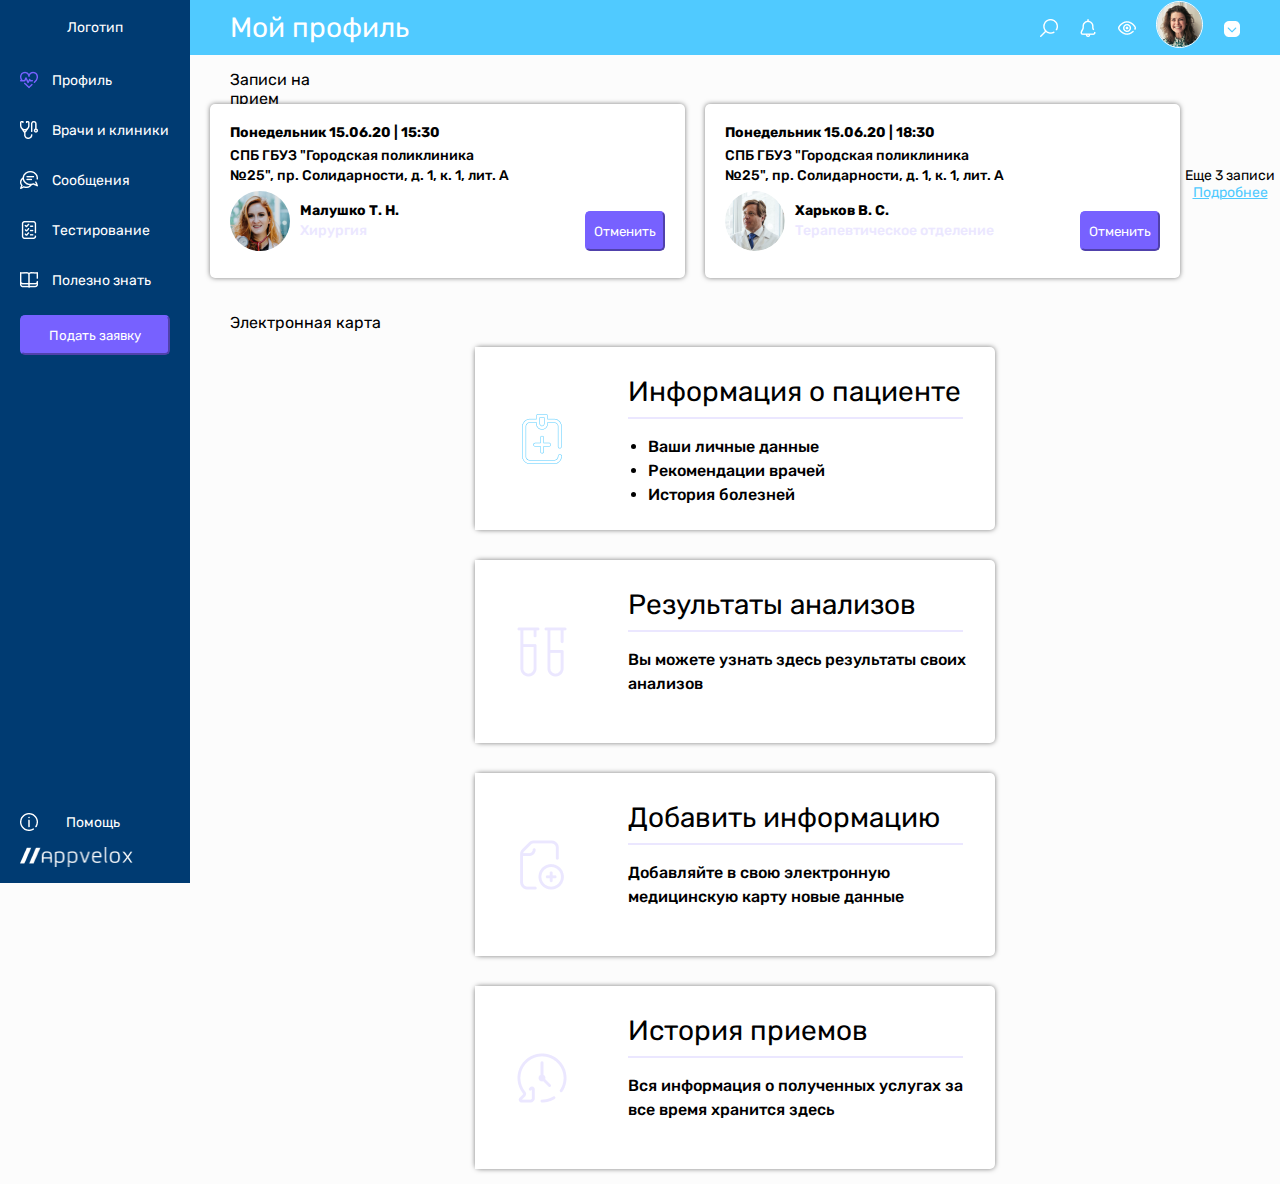
<file: index.html>
<!DOCTYPE html>
<html lang="ru">
<head>
    <meta charset="UTF-8">
    <meta name="viewport" content="width=device-width, initial-scale=1.0">
    <link rel="stylesheet" href="style.css">
    <link href="https://fonts.googleapis.com/css2?family=Rubik&display=swap" rel="stylesheet">
    <title>Мой профиль</title>
</head>
<body>
    <header>
        <div class="header_container">
            <div class="header__inner">
                <div class="Logo">Логотип</div>
                <div class="name">Мой профиль</div>
                <div class="right_items">
                    <div class="search"><img src="search (4) 1.png" alt=""></div>
                    <div class="notification"><img src="
                        bell 1.png" alt=""></div>
                    <div class="eye"><img src="eye 1.png" alt=""></div>
                    <div ><img src="pexels-photo-774909 1.png" alt="" class="avatar"></div>
                    <div class="open"><img src="раскрыть.png" alt=""></div>
                </div>
            </div>
        </div>
    </header>
    <div class="content">
        <div class="navbar">
        <ul class="nav__list">
            <nav class="nav">
            <li class="li_container">
                <img class="li_img" src="heart (2) 1.png" alt="">
                <a class="nav__link" href="#">Профиль</a></li> 
            <li class="li_container">
                <img class="li_img" src="doctors.png" alt="">
                <a class="nav__link" href="#">Врачи и клиники</a></li> 
            <li class="li_container">
                <img class="li_img" src="speak 1.png" alt="">
                <a class="nav__link" href="#">Сообщения</a></li>
            <li class="li_container">
                <img class="li_img" src="test 1.png" alt="">
                <a class="nav__link" href="#">Тестирование</a></li>
            <li class="li_container">
                <img class="li_img" src="book 1.png" alt="">
                <a class="nav__link" href="#">Полезно знать</a></li>
        </nav>
        </ul>
            <button class="order">Подать заявку</button>
            <div class="help">
                <img class="img_help" src="help.png" alt="">
                <a class="nav__link" href="#">Помощь</a>
            </div>
            <img class="img_logo" src="исх_4 1.png" alt="">
        </div>
        <div class="main_content">
        <h3 class="appointment">Записи на прием</h3>
            <div class="appointment_container">
                <div class="container_doctor"><b>Понедельник 15.06.20 | 15:30</b>
                <p>СПБ ГБУЗ "Городская поликлиника №25", пр. Солидарности, д. 1, к. 1, лит. А</p>
                
                    <div class="doctor"> 
                    <img class="img_doctor" src="image 7.png" alt="">
                    <div class="doctor_name"><p><b>Малушко Т. Н.</b></p>
                    <p class="role">Хирургия</p></div>
                    <button class="cancel">Отменить</button>
                    </div>
                </div>

                <div class="container_doctor"><b>Понедельник 15.06.20 | 18:30</b>
                <p>СПБ ГБУЗ "Городская поликлиника №25", пр. Солидарности, д. 1, к. 1, лит. А</p>
                
                    <div class="doctor"> 
                    <img class="img_doctor" src="Ellipse 2.png" alt="">
                    <div class="doctor_name"><p><b>Харьков В. С.</b></p>
                    <p class="role">Терапевтическое отделение</p></div>
                    <button class="cancel">Отменить</button>
                    </div>
                </div>
                <p class="else">Еще 3 записи
                <a class="detals" href="Else/index.html" >Подробнее</a></p>
            </div>

        <h3 class="card">Электронная карта</h3>

            <div class="card_container">
                <div class="client_card info">
                    <div class="label_container">
                        <img class="label" src="report (2) 1.png" alt="">
                    </div>
                    <div class="client_text">
                    <h2>Информация о пациенте</h2>
                    <ul class="client_content list">
                        <li><span>Ваши личные данные</span></li>
                        <li><span>Рекомендации врачей</span></li>
                        <li><span>История болезней</span></li>
                    </ul>
                    </div>
                </div>

                <div class="client_card result">
                    <div class="label_container">
                        <img class="label" src="lab 1.png" alt="">
                    </div>
                    <div class="client_text">
                    <h2>Результаты анализов</h2>
                    <p class="client_content">Вы можете узнать здесь результаты своих анализов</p>
                    </div>
                </div>

                <div class="client_card add_info">
                    <div class="label_container">
                        <img class="label" src="add (1) 1.png" alt="">
                    </div>
                    <div class="client_text">
                    <h2>Добавить  информацию</h2>
                    <p class="client_content">Добавляйте в свою электронную медицинскую карту новые данные</p>
                    </div>
                </div>

                <div class="client_card history">
                    <div class="label_container">
                        <img class="label" src="clock 1.png" alt="">
                    </div>
                    <div class="client_text">
                    <h2>История приемов</h2>
                    <p class="client_content">Вся информация о полученных услугах за все время хранится здесь</p>
                    </div>
                </div>
            </div>

        </div>
    </div>

        
        
</body>
</html>
</file>
<file: style.css>
body {
    margin: 0;
    font-family: 'Rubik', sans-serif;
    background: white;
}

.header_container {
    position: fixed;
    background-color: #50CAFF;
    width: 100%;
    height: 55px;
    font-size: 28px;
    z-index: 10;
}

.header__inner {
    display: flex;
    max-height: 55px;
    width: 100%;
    align-items: center;
    justify-content: start;
}

.right_items {
    display: flex;
    width: 200px;
    margin-left: auto;
    margin-right: 40px;
    align-items: center;
    justify-content: space-between;
}

.Logo {
    display: flex;
    align-items: center;
    justify-content: space-evenly;
    height: 55px;
    width: 190px;
    font-size: 14px;
    margin: 0;
    color: white;
    background-color: #003B72;
}

.name {
    color: white;
    padding-left: 40px;
}

.avatar {
    border-radius: 100px;
    border: 1px solid white;
    outline-offset: 1px;
}

.content {
    display: flex;
    font-size: 14px;
}

.navbar {
    position: fixed;
    display: flex;
    flex-direction: column;
    padding: 0;
    background-color: #003B72;
    min-width: 190px;
    height: 92vh;
    margin-top: 55px;
}

.nav__list {
    margin: 0;
    list-style-type: none;
    padding-inline-start: 0px;
}

.li_container {
    display: flex;
    height: 50px;
    align-items: center;
    margin-left: 20px;
}

.li_img {
    vertical-align: middle;
}

.nav__link {
    color: white;
    text-decoration: none;
    padding-left: 14px;
    vertical-align: middle;
}

.order {
    background-color: #7761FF;
    height: 40px;
    font-family: 'Rubik', sans-serif;
    width: 150px;
    color: white;
    border-color: #7761FF;
    margin-left: 20px;
    margin-top: 10px;
    border-radius: 5px;
} 

.help {
    display: flex;
    margin-top: auto;
    height: 50px;
    align-items: center;
    margin-left: 20px;
    color: white;
}

.img_help {
    margin-right: 14px;
}

.img_logo {
    width: 113px;
    margin-left: 20px;
    margin-bottom: 16px;
}

.main_content {
    display: flex;
    flex-direction: column;
    background-color:#FCFCFC;
}

.appointment {
    display: inline-flex;
    width: 132px;
    height: 19px;
    padding-top: 70px;
    margin-left: 230px;
}

.appointment_container {
    display: flex;
    align-items: center;
    margin-left: 190px;
}

.container_doctor {
    font-weight: 500;
    padding: 20px;
    margin-top: 15px;
    margin-left: 20px;
    width: 435px;
    height: 134px;
    border-radius: 5px;
    background: white; 
    box-shadow: 0 0 5px rgba(0,0,0,0.5); 
}

.container_doctor p {
    font-size: 14px;
    width: 280px;
    line-height: 20px;
    margin: 5px;
    margin-left: 0;
}

.doctor {
    display: flex;
}

.cancel {
    background-color: #7761FF;
    height: 40px;
    font-family: 'Rubik', sans-serif;
    width: 98px;
    color: white;
    border-color: #7761FF;
    border-radius: 5px;
    align-self: flex-end;
}

.doctor_name {
    margin-left: 10px;
    font-size: 14px;
    display: flex;
    flex-direction: column;
    justify-content: center;
}

.doctor_name p {
    margin-block-start: 0;
    margin-block-end: 0;
}

.role {
    color: #EBE7FF;
}

.img_doctor {
    border-radius: 50px;
}

.else {
    text-align: center;
}

a {
    color: #50CAFF;
}

.card {
    padding-top: 35px;
    margin-left: 230px;
}

.card_container {
    display: flex;
    flex-wrap: wrap;
    margin-right: 20px;
    justify-content: space-evenly;
    margin-left: 195px;
}

.client_card {
    display: flex;
    font-weight: 500;
    margin: 15px;
    margin-right: 0;
    width: 520px;
    height: 183px;
    border-radius: 5px;
    background: white;
    box-shadow: 0 0 5px rgba(0,0,0,0.5);
}

.label_container {
    display: flex;
    min-width: 133px;
    height: 100%;
    background-color: white;
    margin: 0;
    align-items: center;
    justify-content: center;
}

.client_card:hover .label_container {
    background: #50CAFF;
    border-color:  #50CAFF;
}

.client_text {
    margin: 20px;
    display: flex;
    flex-direction: column;
}

.client_content {
    font-size: 16px;
    line-height: 1.5;
}

span {
    color: black;
}

.list {
    padding-left: 20px;
}

h2 {
    font-size: 28px;
    width: 335px;
    color: black;
    font-weight: normal;
    margin: 0;
    border-bottom:  2px solid #EBE7FF;
    line-height: 1.8;
}

h3 {
    font-size: 16px;
    color: black;
    font-weight: normal;
    margin: 0;
}

/*Change the color*/

.client_card:hover  {
    border:  2px solid #50CAFF;
}

.client_card:hover h2 {
    border-bottom: 2px solid #50CAFF;
}

.client_card:hover li {
    color: #50CAFF;
}

button:hover {
    cursor: pointer;
}
</file>
